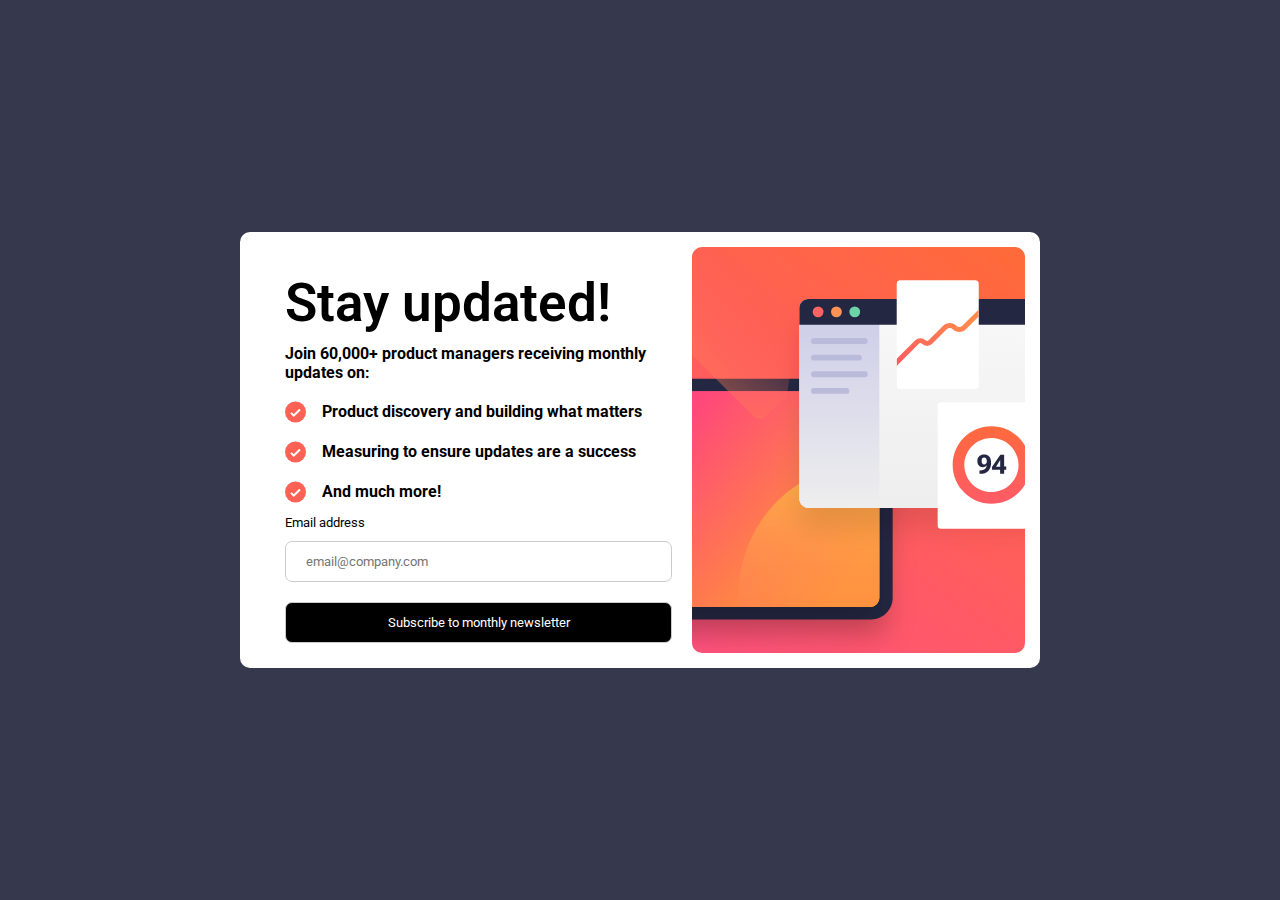
<file: index.html>
<!doctype html>
<html lang="en">
  <head>
    <meta charset="UTF-8" />
    <meta http-equiv="X-UA-Compatible" content="IE=edge" />
    <meta name="viewport" content="width=device-width, initial-scale=1.0" />
    <link rel="stylesheet" href="style.css" />
    <link rel="preconnect" href="https://fonts.googleapis.com" />
    <link rel="preconnect" href="https://fonts.gstatic.com" crossorigin />
    <link rel="stylesheet" href="" />
    <link
      href="https://fonts.googleapis.com/css2?family=Roboto:wght@100;300;400;500;700;900&display=swap"
      rel="stylesheet"
    />
    <title>
      Frontend Mentor | Newsletter sign-up form with success message
    </title>
  </head>
  <body>
    <div class="bod">
      <div class="main" id="close-container">
        <div class="left">
          <h1>Stay updated!</h1>
          <p class="p">
            Join 60,000+ product managers receiving monthly updates on:
          </p>
          <ul>
            <li>
              <img src="image/icon-list.svg" alt="" />
              <p class="paragraph">
                Product discovery and building what matters
              </p>
            </li>
            <li>
              <img src="image/icon-list.svg" alt="" />
              <p>Measuring to ensure updates are a success</p>
            </li>
            <li>
              <img src="image/icon-list.svg" alt="" />
              <p>And much more!</p>
            </li>
          </ul>
          <div class="mail">
            <label for="email">Email address</label>
            <input
              type="email"
              name="email"
              id="email"
              placeholder="email@company.com"
            />
            <button type="submit" class="btn" id="open">
              Subscribe to monthly newsletter
            </button>
          </div>
        </div>
        <div class="right"></div>
      </div>

      <!-- success page -->
      <div class="popup" id="show-container">
        <span><img src="image/icon-success.svg" alt="icon-success" /></span>
        <h1>
          Thanks for <br />
          subscribing!
        </h1>
        <p>
          A confirmation email has been sent to
          <span>ash@loremcompany.com.</span> Please open it and click the button
          inside to confirm your subscription.
        </p>
        <button type="button" id="close">Dismiss message</button>
      </div>
    </div>

    <script src="myscript.js"></script>
  </body>
</html>
</file>
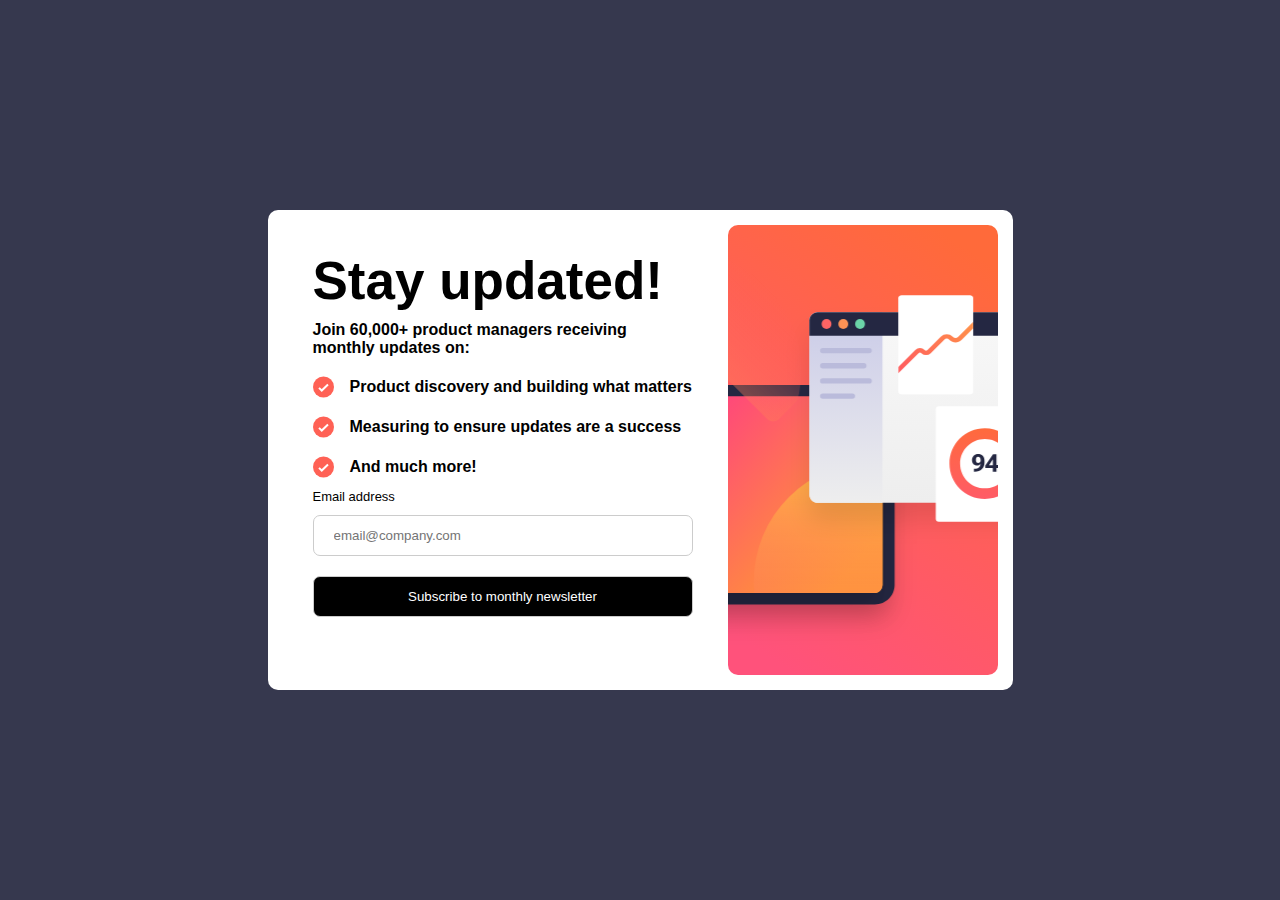
<file: newsletter.html>
<!DOCTYPE html>
<html lang="en">
  <head>
    <meta charset="UTF-8" />
    <meta http-equiv="X-UA-Compatible" content="IE=edge" />
    <meta name="viewport" content="width=device-width, initial-scale=1.0" />
    <link rel="stylesheet" href="newsletter.css" />
    <title>
      Frontend Mentor | Newsletter sign-up form with success message
    </title>
  </head>
  <body>
    <div class="bod">
      <div class="main" id="close-container">
        <div class="left">
          <h1>Stay updated!</h1>
          <p class="p">
            Join 60,000+ product managers receiving monthly updates on:
          </p>
          <ul>
            <li>
              <img src="image/icon-list.svg" alt="" />
              <p class="paragraph">
                Product discovery and building what matters
              </p>
            </li>
            <li>
              <img src="image/icon-list.svg" alt="" />
              <p>Measuring to ensure updates are a success</p>
            </li>
            <li>
              <img src="image/icon-list.svg" alt="" />
              <p>And much more!</p>
            </li>
          </ul>
          <div class="mail">
            <label for="email">Email address</label>
            <input
              type="email"
              name="email"
              id="email"
              placeholder="email@company.com"
            />
            <button type="submit" class="btn" id="open">
              Subscribe to monthly newsletter
            </button>
          </div>
        </div>
        <div class="right">
          <!-- <img
            src="image/illustration-sign-up-desktop.svg"
            alt="sign-up image"
          /> -->
        </div>
      </div>

      <!-- success page -->
      <div class="popup" id="show-container">
        <span><img src="image/icon-success.svg" alt="icon-success" /></span>
        <h1>
          Thanks for <br />
          subscribing!
        </h1>
        <p>
          A confirmation email has been sent to
          <span>ash@loremcompany.com.</span> Please open it and click the button
          inside to confirm your subscription.
        </p>
        <button type="button" id="close">Dismiss message</button>
      </div>
    </div>

    <script src="myscript.js"></script>
  </body>
</html>
</file>
<file: style.css>
@import url("https://fonts.googleapis.com/css2?family=Roboto:wght@100;300;400;500;700;900&display=swap");

* {
  padding: 0;
  margin: 0;
  box-sizing: border-box;
  font-family: "Roboto", sans-serif;
  /* border: 1px solid red; */
}
.bod {
  display: flex;
  width: 100vw;
  height: 100vh;
  justify-content: center;
  align-items: center;
  background-color: hsl(235, 18%, 26%);
  padding: 0px 20px;
}
.main {
  display: flex;
  align-items: stretch;
  justify-content: space-between;
  gap: 10px;
  width: 800px;
  background-color: white;
  border-radius: 10px;
  padding: 15px;
  height: fit-content;
}
.main.active {
  display: none;
}
.main .left {
  margin: 10px;
  width: 55%;
  padding-left: 20px;
}
.left h1 {
  font-weight: 600;
  font-size: 53px;
  margin-bottom: 10px;
  margin-top: 15px;
}
.left .p {
  font-size: 16px;
  font-weight: bold;
  margin-bottom: 10px;
}
.left li {
  display: flex;
  line-height: 40px;
}
.left li p {
  padding-left: 1rem;
  font-weight: bold;
}
label {
  margin: 10px 0px;
  font-size: 13px;
}
input[type="email"] {
  margin: 10px 0;
  width: 100%;
  display: inline-block;
  border: 1px solid #ccc;
  padding: 12px 20px;
  font-weight: 400;
  border-radius: 7px;
}
.left .btn {
  width: 100%;
  margin-top: 10px;
  border: 1px solid #ccc;
  padding: 12px 20px;
  font-weight: 400;
  border-radius: 7px;
  color: white;
  background-color: black;
  cursor: pointer;
}
.left .btn:active {
  color: white;
  background: linear-gradient(to right, rgb(212, 71, 45), hsl(4, 100%, 67%));
}

.right {
  width: 45%;
  background-image: url(image/illustration-sign-up-desktop.svg);
  background-position: center;
  background-size: cover;
  border-radius: 10px;
  max-height: 100%;
}
/* sucess */
.popup {
  display: none;
  width: 370px;
  height: 390px;
  background-color: white;
  border-radius: 6px;
  padding: 15px 30px 30px;
  text-align: center;
  color: #333;
}
.popup.active {
  display: block;
}
.popup h1 {
  margin-bottom: 15px;
}
.popup span img {
  margin-bottom: 10px;
}
.popup p {
  font-size: 15px;
  line-height: 25px;
  margin-bottom: 20px;
}
.popup p span {
  font-weight: 600;
}
.popup button {
  width: 100%;
  padding: 13px 0px;
  background-color: hsl(234, 29%, 20%);
  color: white;
  font-weight: 600;
  border: 1px solid #ccc;
  border-radius: 10px;
  cursor: pointer;
  outline: none;
}
.popup button:hover {
  color: white;
  background-color: hsl(4, 100%, 67%);
}
@media (max-width: 750px) {
  .bod {
    display: block;
    padding: 0;
    width: 100%;
    height: 100%;
  }
  .main {
    display: flex;
    flex-direction: column-reverse;
    align-items: start;
    justify-content: center;
    gap: 0px;
    width: 100%;
    margin: 0;
    padding: 0;
    height: 100%;
    background-color: white;
    border-radius: 0px;
  }
  .main .left {
    margin: 10px;
    width: 100%;
    padding: 0px 30px;
  }

  .right {
    background-image: url(image/illustration-sign-up-mobile.svg);
    height: 300px;
    width: 100%;
    border-top-right-radius: 0;
    border-top-left-radius: 0;
    border-bottom-left-radius: 20px;
    border-bottom-right-radius: 20px;
  }
  .left h1 {
    font-weight: 600;
    font-size: 60px;
    margin-bottom: 20px;
    margin-top: 15px;
  }
  .left .p {
    font-size: 20px;
    font-weight: 400;
    margin-bottom: 15px;
    letter-spacing: 1px;
  }
  .left li {
    display: flex;
    line-height: 40px;
  }
  .left li p {
    padding-left: 1rem;
    font-size: 18px;
    letter-spacing: 1px;
  }
  form {
    margin-top: 20px;
    margin-bottom: 20px;
    width: 100%;
    max-width: 650px;
  }
  label {
    font-size: 15px;
  }
  input[type="email"] {
    margin: 10px 0;
    width: 100%;
    display: inline-block;
    border: 1px solid #ccc;
    padding: 12px 20px;
    font-weight: 400;
    border-radius: 7px;
  }
  .left .btn {
    width: 100%;
    margin-top: 10px;
    border: 1px solid #ccc;
    padding: 12px 20px;
    font-weight: 400;
    border-radius: 7px;
    color: white;
    background-color: black;
    /* background: linear-gradient(to right, rgb(212, 71, 45), hsl(4, 100%, 67%)); */
  }
  .left .btn:active {
    color: white;
    background: linear-gradient(to right, rgb(212, 71, 45), hsl(4, 100%, 67%));
  }
  .popup {
    height: 100vh;
    width: 100%;
    display: none;
    align-items: center;
    justify-content: center;
    text-align: initial;
    background-color: white;
    border-radius: 0px;
    padding: 30px;
    color: #333;
    padding-top: 5rem;
    position: relative;
  }
  .popup button {
    position: fixed;
    left: 50%;
    bottom: 5%;
    transform: translate(-50%, -5%);
    width: 80%;
  }
  .popup span img {
    margin-bottom: 2rem;
  }
}
@media (max-width: 480px) {
  .left h1 {
    font-weight: 600;
    font-size: 55px;
    margin-bottom: 20px;
    margin-top: 15px;
  }
  .popup button {
    width: 85%;
  }
}
@media (max-width: 442px) {
  .left h1 {
    font-weight: 600;
    font-size: 50px;
    margin-bottom: 20px;
    margin-top: 15px;
  }
}
@media (max-width: 409px) {
  .left h1 {
    font-weight: 600;
    font-size: 45px;
    margin-bottom: 20px;
    margin-top: 15px;
  }
}

@media (max-width: 400px) {
  .left h1 {
    font-weight: 600;
    font-size: 40px;
    margin-bottom: 20px;
    margin-top: 15px;
  }
  .left .p {
    font-size: 14px;
    font-weight: 400;
    margin-bottom: 12px;
    letter-spacing: 1px;
  }
  .left li {
    display: flex;
    line-height: 30px;
  }
  .left li p {
    padding-left: 1rem;
    font-size: 13px;
    letter-spacing: 0.5 px;
  }
  form {
    margin-top: 20px;
    margin-bottom: 20px;
    width: 100%;
    max-width: 650px;
  }
  label {
    font-size: 12px;
    font-weight: bold;
  }
}
</file>
<file: newsletter.css>
* {
  padding: 0;
  margin: 0;
  box-sizing: border-box;
  font-family: "poppins", sans-serif;
}
.bod {
  display: flex;
  width: 100%;
  max-width: 1440px;
  height: 100vh;
  justify-content: center;
  align-items: center;
  background-color: hsl(235, 18%, 26%);
  padding: 0px 20px;
}
.main {
  display: flex;
  flex-direction: row;
  gap: 25px;
  max-width: 1200px;
  background-color: white;
  border-radius: 10px;
  padding: 15px;
  height: 480px;
}
.main.active {
  display: none;
}
.main .left {
  margin: 10px;
  width: 400px;
  padding-left: 20px;
}
.left h1 {
  font-weight: 600;
  font-size: 53px;
  margin-bottom: 10px;
  margin-top: 15px;
}
.left .p {
  font-size: 16px;
  font-weight: bold;
  margin-bottom: 10px;
}
.left li {
  display: flex;
  line-height: 40px;
}
.left li p {
  padding-left: 1rem;
  font-weight: bold;
}
/* .left ul {
  margin-left: 1.7rem;
}
.left ul li {
  margin: 10px 0px;
  font-size: 16px;
  display: flex;
  list-style: none;
}
.left .paragraph {
  padding-left: 1rem;
} */
label {
  margin: 10px 0px;
  font-size: 13px;
}
input[type="email"] {
  margin: 10px 0;
  width: 100%;
  display: inline-block;
  border: 1px solid #ccc;
  padding: 12px 20px;
  font-weight: 400;
  border-radius: 7px;
}
.left .btn {
  width: 100%;
  margin-top: 10px;
  border: 1px solid #ccc;
  padding: 12px 20px;
  font-weight: 400;
  border-radius: 7px;
  color: white;
  background-color: black;
  cursor: pointer;
  /* background: linear-gradient(to right, rgb(212, 71, 45), hsl(4, 100%, 67%)); */
}
.left .btn:active {
  color: white;
  background: linear-gradient(to right, rgb(212, 71, 45), hsl(4, 100%, 67%));
}

.right {
  width: 270px;
  background-image: url(image/illustration-sign-up-desktop.svg);
  background-position: center;
  background-size: cover;
  border-radius: 10px;
}
/* .right img {
  width: 270px;
} */

/* sucess */
.popup {
  display: none;
  width: 370px;
  height: 390px;
  background-color: white;
  border-radius: 6px;
  padding: 15px 30px 30px;
  text-align: center;
  color: #333;
}
.popup.active {
  display: block;
}
.popup h1 {
  margin-bottom: 15px;
}
.popup span img {
  margin-bottom: 10px;
}
.popup p {
  font-size: 15px;
  line-height: 25px;
  margin-bottom: 20px;
}
.popup p span {
  font-weight: 600;
}
.popup button {
  width: 100%;
  padding: 13px 0px;
  background-color: hsl(234, 29%, 20%);
  color: white;
  font-weight: 600;
  border: 1px solid #ccc;
  border-radius: 10px;
  cursor: pointer;
  outline: none;
}
.popup button:hover {
  color: white;
  background-color: hsl(4, 100%, 67%);
}
@media (max-width: 800px) {
  .main {
    display: flex;
    flex-direction: column-reverse;
    gap: 0px;
    width: 100%;
    margin: 0;
    padding: 0;
    height: 100%;
    background-color: white;
    border-radius: 0px;
  }
  .main .left {
    margin: 10px;
    width: 100%;
    padding: 0px 30px;
  }
  .bod {
    display: block;
    padding: 0;
    width: 100%;
    height: 100%;
  }
  .right {
    background-image: url(image/illustration-sign-up-mobile.svg);
    height: 300px;
    width: 100%;
    border-top-right-radius: 0;
    border-top-left-radius: 0;
  }
  .left h1 {
    font-weight: 600;
    font-size: 60px;
    margin-bottom: 20px;
    margin-top: 15px;
  }
  .left .p {
    font-size: 20px;
    font-weight: 400;
    margin-bottom: 15px;
    letter-spacing: 1px;
  }
  .left li {
    display: flex;
    line-height: 40px;
  }
  .left li p {
    padding-left: 1rem;
    font-size: 18px;
    letter-spacing: 1px;
  }
  form {
    margin-top: 20px;
    margin-bottom: 20px;
    width: 100%;
    max-width: 650px;
  }
  label {
    font-size: 15px;
  }
  input[type="email"] {
    margin: 10px 0;
    width: 100%;
    display: inline-block;
    border: 1px solid #ccc;
    padding: 12px 20px;
    font-weight: 400;
    border-radius: 7px;
  }
  .left .btn {
    width: 100%;
    margin-top: 10px;
    border: 1px solid #ccc;
    padding: 12px 20px;
    font-weight: 400;
    border-radius: 7px;
    color: white;
    background-color: black;
    /* background: linear-gradient(to right, rgb(212, 71, 45), hsl(4, 100%, 67%)); */
  }
  .left .btn:active {
    color: white;
    background: linear-gradient(to right, rgb(212, 71, 45), hsl(4, 100%, 67%));
  }
  .popup {
    height: 100vh;
    width: 100%;
    display: none;
    align-items: center;
    justify-content: center;
    text-align: initial;
    background-color: white;
    border-radius: 0px;
    padding: 30px;
    color: #333;
    padding-top: 5rem;
    position: relative;
  }
  .popup button {
    position: fixed;
    left: 50%;
    bottom: 5%;
    transform: translate(-50%, -5%);
    width: 80%;
  }
  .popup span img {
    margin-bottom: 2rem;
  }
}
@media (max-width: 480px) {
  .left h1 {
    font-weight: 600;
    font-size: 55px;
    margin-bottom: 20px;
    margin-top: 15px;
  }
  .popup button {
    width: 85%;
  }
}
@media (max-width: 442px) {
  .left h1 {
    font-weight: 600;
    font-size: 50px;
    margin-bottom: 20px;
    margin-top: 15px;
  }
}
@media (max-width: 409px) {
  .left h1 {
    font-weight: 600;
    font-size: 45px;
    margin-bottom: 20px;
    margin-top: 15px;
  }
}

@media (max-width: 400px) {
  .left h1 {
    font-weight: 600;
    font-size: 40px;
    margin-bottom: 20px;
    margin-top: 15px;
  }
  .left .p {
    font-size: 14px;
    font-weight: 400;
    margin-bottom: 12px;
    letter-spacing: 1px;
  }
  .left li {
    display: flex;
    line-height: 30px;
  }
  .left li p {
    padding-left: 1rem;
    font-size: 13px;
    letter-spacing: 0.5 px;
  }
  form {
    margin-top: 20px;
    margin-bottom: 20px;
    width: 100%;
    max-width: 650px;
  }
  label {
    font-size: 12px;
    font-weight: bold;
  }
}
</file>
